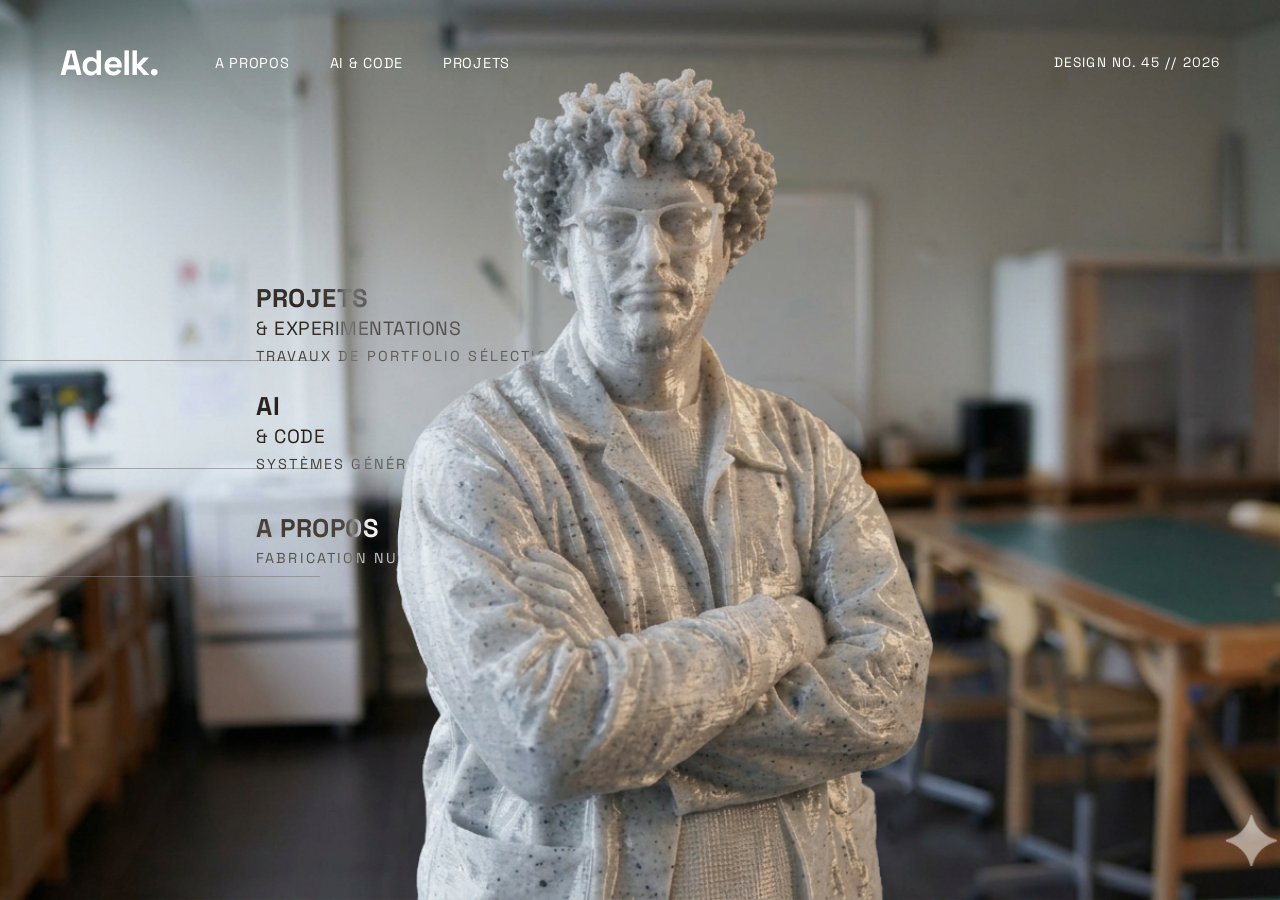
<file: index.html>
<!DOCTYPE html>
<html lang="en">

<head>
    <meta charset="UTF-8">
    <meta name="viewport" content="width=device-width, initial-scale=1.0">
    <title>Adelk. - DESIGN NO. 45 // 2025</title>
    <link rel="icon" type="image/svg+xml" href="assets/favicon.svg">
    <link rel="stylesheet" href="style.css">
    <link rel="preconnect" href="https://fonts.googleapis.com">
    <link rel="preconnect" href="https://fonts.gstatic.com" crossorigin>
    <link href="https://fonts.googleapis.com/css2?family=Space+Grotesk:wght@300;400;600;700;800&display=swap"
        rel="stylesheet">
    <style>
        .clickable-info {
            text-decoration: none;
            color: inherit;
            display: block;
            pointer-events: auto;
            /* Re-enable pointer events since parent info-container has pointer-events: none */
            transition: opacity 0.3s ease, transform 0.3s ease;
        }

        .clickable-info:hover {
            opacity: 0.7;
            transform: translateX(10px);
        }
    </style>
</head>

<body>
    <div class="loader-mask"></div>
    <header class="header">
        <div class="header-left">
            <a href="index.html" class="logo" style="text-decoration:none; color:inherit;">Adelk.</a>
            <nav class="nav-links">
                <a href="about.html">A propos</a>
                <a href="ai.html" class="ai-hover-trigger">AI & CODE</a>
                <a href="projects.html">Projets</a>
            </nav>
        </div>
        <div class="header-right">DESIGN NO. 45 // 2026</div>
    </header>

    <main class="page-container">
        <!-- Giant Typography Background Overlay -->

        <!-- Blueprint Lines & Texts on the left -->
        <div class="info-container">
            <div class="blueprint-line line-1"></div>
            <div class="blueprint-line line-2"></div>
            <div class="blueprint-line line-3"></div>

            <div class="info-block pos-1">
                <a href="projects.html" class="clickable-info">
                    <h2>PROJETS<br><span>& EXPERIMENTATIONS</span></h2>
                    <p style="margin-top: 5px;">TRAVAUX DE PORTFOLIO SÉLECTIONNÉS</p>
                </a>
            </div>

            <div class="info-block pos-2">
                <a href="ai.html" class="clickable-info ai-hover-trigger">
                    <h2>AI<br><span>& CODE</span></h2>
                    <p style="margin-top: 5px;">SYSTÈMES GÉNÉRATIFS & WEB</p>
                </a>
            </div>

            <div class="info-block pos-3">
                <a href="about.html" class="clickable-info">
                    <h2>A PROPOS<br></h2>
                    <p style="margin-top: 5px;">FABRICATION NUMÉRIQUE & CÉRAMIQUE</p>
                </a>
            </div>
        </div>
        <div class="home-subject-container" id="homeSubject">
            <img src="assets/subject_about.png" alt="About Me" class="home-subject-about">
            <img src="assets/subject_projects.png" alt="My Projects" class="home-subject-projects">
            <img src="assets/subject_ai.png" alt="AI & CODE" class="home-subject-ai">
        </div>
    </main>

    <script>
        document.addEventListener('DOMContentLoaded', () => {
            const aboutLinks = document.querySelectorAll('a[href="about.html"]');
            const projectLinks = document.querySelectorAll('a[href="projects.html"]');

            aboutLinks.forEach(link => {
                link.addEventListener('mouseenter', () => document.body.classList.add('show-about-hover'));
                link.addEventListener('mouseleave', () => document.body.classList.remove('show-about-hover'));
            });

            projectLinks.forEach(link => {
                link.addEventListener('mouseenter', () => document.body.classList.add('show-project-hover'));
                link.addEventListener('mouseleave', () => document.body.classList.remove('show-project-hover'));
            });

            const aiLinks = document.querySelectorAll('.ai-hover-trigger');
            aiLinks.forEach(link => {
                link.addEventListener('mouseenter', () => document.body.classList.add('show-ai-hover'));
                link.addEventListener('mouseleave', () => document.body.classList.remove('show-ai-hover'));
            });
        });
    </script>
</body>

</html>
</file>
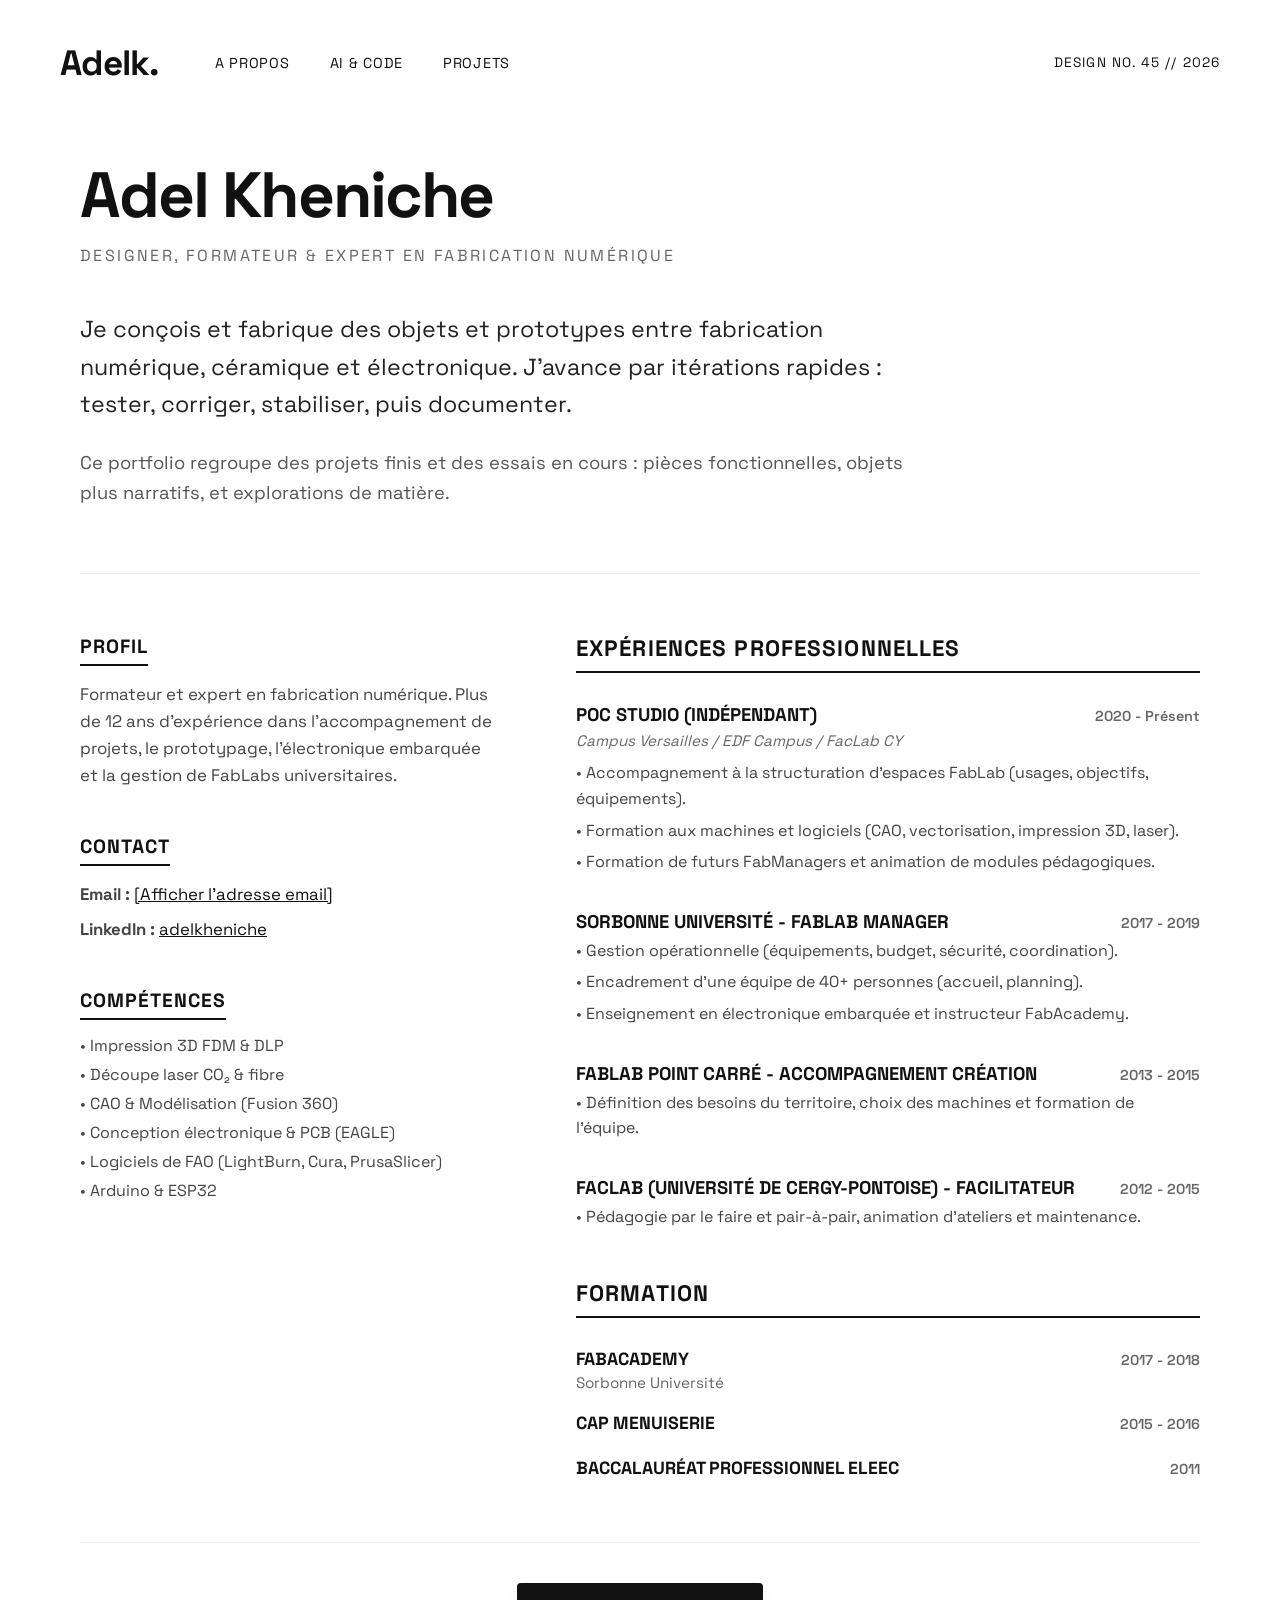
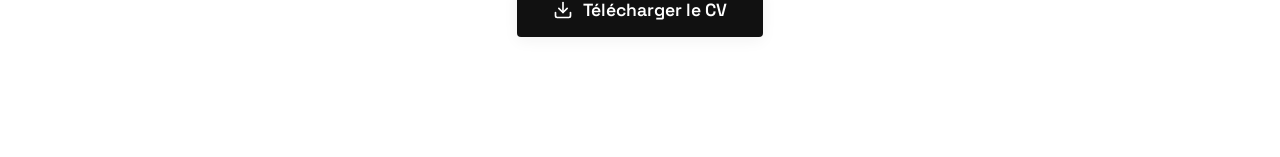
<file: about.html>
<!DOCTYPE html>
<html lang="en">

<head>
    <meta charset="UTF-8">
    <meta name="viewport" content="width=device-width, initial-scale=1.0">
    <title>A propos - Adelk.</title>
    <link rel="icon" type="image/svg+xml" href="assets/favicon.svg">
    <link rel="stylesheet" href="style.css">
    <link rel="preconnect" href="https://fonts.googleapis.com">
    <link rel="preconnect" href="https://fonts.gstatic.com" crossorigin>
    <link href="https://fonts.googleapis.com/css2?family=Space+Grotesk:wght@300;400;600;700;800&display=swap"
        rel="stylesheet">
</head>

<body class="light-theme">
    <div class="loader-mask"></div>
    <header class="header">
        <div class="header-left">
            <a href="index.html" class="logo">Adelk.</a>
            <nav class="nav-links">
                <a href="about.html" class="active">A propos</a>
                <a href="ai.html">AI & CODE</a>
                <a href="projects.html">Projets</a>
            </nav>
        </div>
        <div class="header-right">DESIGN NO. 45 // 2026</div>
    </header>

    <main class="page-container page-content light-theme" style="padding-top: 160px; padding-bottom: 80px; min-height: 100vh;">
        <div class="project-details-scroll about-scroll" style="max-width: 1200px; margin: 0 auto; padding: 0 40px; width: 100%;">
            <!-- Top Section: Intro Text -->
            <div class="about-intro-section" style="max-width: 850px; margin-bottom: 65px; color: #111;">
                <h1 style="font-size: 4rem; font-weight: 800; line-height: 1.1; margin-bottom: 15px; letter-spacing: -0.03em;">Adel Kheniche</h1>
                <p style="font-size: 1rem; text-transform: uppercase; letter-spacing: 0.15em; color: #666; margin-bottom: 45px;">Designer, Formateur & Expert en Fabrication Numérique</p>
                
                <p style="font-size: 1.45rem; line-height: 1.6; font-weight: 400; color: #222; margin-bottom: 25px;">
                    Je conçois et fabrique des objets et prototypes entre fabrication numérique, céramique et électronique. J’avance par itérations rapides : tester, corriger, stabiliser, puis documenter.
                </p>
                <p style="font-size: 1.15rem; line-height: 1.65; color: #555;">
                    Ce portfolio regroupe des projets finis et des essais en cours : pièces fonctionnelles, objets plus narratifs, et explorations de matière.
                </p>
            </div>

            <!-- Divider -->
            <div style="border-top: 1px solid #eee; margin: 60px 0; width: 100%;"></div>

            <!-- CV Grid Section -->
            <div class="about-grid" style="display: grid; grid-template-columns: 1.2fr 1.8fr; gap: 80px; width: 100%; color: #111;">
                <!-- Left Column: Profile, Contact & Skills -->
                <div class="about-left">
                    <div style="margin-bottom: 45px;">
                        <h3 style="font-size: 1.2rem; font-weight: 700; margin-bottom: 15px; border-bottom: 2px solid #111; padding-bottom: 5px; width: fit-content; text-transform: uppercase; letter-spacing: 0.05em;">Profil</h3>
                        <p style="font-size: 1.05rem; line-height: 1.6; color: #444;">
                            Formateur et expert en fabrication numérique. Plus de 12 ans d'expérience dans l'accompagnement de projets, le prototypage, l'électronique embarquée et la gestion de FabLabs universitaires.
                        </p>
                    </div>

                    <div style="margin-bottom: 45px;">
                        <h3 style="font-size: 1.2rem; font-weight: 700; margin-bottom: 15px; border-bottom: 2px solid #111; padding-bottom: 5px; width: fit-content; text-transform: uppercase; letter-spacing: 0.05em;">Contact</h3>
                        <p style="font-size: 1.05rem; line-height: 1.6; color: #444; margin-bottom: 8px;"><strong>Email :</strong> <a href="#" id="email-btn" style="color: #111; text-decoration: underline; cursor: pointer;">[Afficher l'adresse email]</a></p>
                        <p style="font-size: 1.05rem; line-height: 1.6; color: #444;"><strong>LinkedIn :</strong> <a href="https://www.linkedin.com/in/adelkheniche/" target="_blank" rel="noopener" style="color: #111; text-decoration: underline;">adelkheniche</a></p>
                    </div>

                    <div>
                        <h3 style="font-size: 1.2rem; font-weight: 700; margin-bottom: 15px; border-bottom: 2px solid #111; padding-bottom: 5px; width: fit-content; text-transform: uppercase; letter-spacing: 0.05em;">Compétences</h3>
                        <ul style="list-style: none; padding: 0; display: grid; grid-template-columns: 1fr; gap: 8px; font-size: 1rem; color: #444;">
                            <li>• Impression 3D FDM & DLP</li>
                            <li>• Découpe laser CO₂ & fibre</li>
                            <li>• CAO & Modélisation (Fusion 360)</li>
                            <li>• Conception électronique & PCB (EAGLE)</li>
                            <li>• Logiciels de FAO (LightBurn, Cura, PrusaSlicer)</li>
                            <li>• Arduino & ESP32</li>
                        </ul>
                    </div>
                </div>

                <!-- Right Column: Experience & Education -->
                <div class="about-right">
                    <div style="margin-bottom: 50px;">
                        <h3 style="font-size: 1.4rem; font-weight: 800; margin-bottom: 30px; border-bottom: 2px solid #111; padding-bottom: 8px; text-transform: uppercase; letter-spacing: 0.05em;">Expériences Professionnelles</h3>
                        
                        <!-- Job 1 -->
                        <div style="margin-bottom: 35px;">
                            <div style="display: flex; justify-content: space-between; align-items: baseline; margin-bottom: 5px;">
                                <h4 style="font-size: 1.15rem; font-weight: 800;">POC STUDIO (INDÉPENDANT)</h4>
                                <span style="font-size: 0.9rem; font-weight: 600; color: #666;">2020 - Présent</span>
                            </div>
                            <p style="font-size: 0.95rem; font-style: italic; color: #666; margin-bottom: 10px;">Campus Versailles / EDF Campus / FacLab CY</p>
                            <ul style="list-style: none; padding-left: 0; font-size: 1rem; color: #444; line-height: 1.6;">
                                <li style="margin-bottom: 6px;">• Accompagnement à la structuration d’espaces FabLab (usages, objectifs, équipements).</li>
                                <li style="margin-bottom: 6px;">• Formation aux machines et logiciels (CAO, vectorisation, impression 3D, laser).</li>
                                <li style="margin-bottom: 6px;">• Formation de futurs FabManagers et animation de modules pédagogiques.</li>
                            </ul>
                        </div>

                        <!-- Job 2 -->
                        <div style="margin-bottom: 35px;">
                            <div style="display: flex; justify-content: space-between; align-items: baseline; margin-bottom: 5px;">
                                <h4 style="font-size: 1.15rem; font-weight: 800;">SORBONNE UNIVERSITÉ - FABLAB MANAGER</h4>
                                <span style="font-size: 0.9rem; font-weight: 600; color: #666;">2017 - 2019</span>
                            </div>
                            <ul style="list-style: none; padding-left: 0; font-size: 1rem; color: #444; line-height: 1.6;">
                                <li style="margin-bottom: 6px;">• Gestion opérationnelle (équipements, budget, sécurité, coordination).</li>
                                <li style="margin-bottom: 6px;">• Encadrement d'une équipe de 40+ personnes (accueil, planning).</li>
                                <li style="margin-bottom: 6px;">• Enseignement en électronique embarquée et instructeur FabAcademy.</li>
                            </ul>
                        </div>

                        <!-- Job 3 -->
                        <div style="margin-bottom: 35px;">
                            <div style="display: flex; justify-content: space-between; align-items: baseline; margin-bottom: 5px;">
                                <h4 style="font-size: 1.15rem; font-weight: 800;">FABLAB POINT CARRÉ - ACCOMPAGNEMENT CRÉATION</h4>
                                <span style="font-size: 0.9rem; font-weight: 600; color: #666;">2013 - 2015</span>
                            </div>
                            <ul style="list-style: none; padding-left: 0; font-size: 1rem; color: #444; line-height: 1.6;">
                                <li style="margin-bottom: 6px;">• Définition des besoins du territoire, choix des machines et formation de l'équipe.</li>
                            </ul>
                        </div>

                        <!-- Job 4 -->
                        <div>
                            <div style="display: flex; justify-content: space-between; align-items: baseline; margin-bottom: 5px;">
                                <h4 style="font-size: 1.15rem; font-weight: 800;">FACLAB (UNIVERSITÉ DE CERGY-PONTOISE) - FACILITATEUR</h4>
                                <span style="font-size: 0.9rem; font-weight: 600; color: #666;">2012 - 2015</span>
                            </div>
                            <ul style="list-style: none; padding-left: 0; font-size: 1rem; color: #444; line-height: 1.6;">
                                <li style="margin-bottom: 6px;">• Pédagogie par le faire et pair-à-pair, animation d'ateliers et maintenance.</li>
                            </ul>
                        </div>
                    </div>

                    <div>
                        <h3 style="font-size: 1.4rem; font-weight: 800; margin-bottom: 30px; border-bottom: 2px solid #111; padding-bottom: 8px; text-transform: uppercase; letter-spacing: 0.05em;">Formation</h3>
                        
                        <div style="margin-bottom: 20px; display: flex; justify-content: space-between; align-items: baseline;">
                            <div>
                                <h4 style="font-size: 1.1rem; font-weight: 800; margin-bottom: 3px;">FABACADEMY</h4>
                                <p style="font-size: 0.95rem; color: #666;">Sorbonne Université</p>
                            </div>
                            <span style="font-size: 0.9rem; font-weight: 600; color: #666;">2017 - 2018</span>
                        </div>

                        <div style="margin-bottom: 20px; display: flex; justify-content: space-between; align-items: baseline;">
                            <div>
                                <h4 style="font-size: 1.1rem; font-weight: 800; margin-bottom: 3px;">CAP MENUISERIE</h4>
                            </div>
                            <span style="font-size: 0.9rem; font-weight: 600; color: #666;">2015 - 2016</span>
                        </div>

                        <div style="display: flex; justify-content: space-between; align-items: baseline;">
                            <div>
                                <h4 style="font-size: 1.1rem; font-weight: 800; margin-bottom: 3px;">BACCALAURÉAT PROFESSIONNEL ELEEC</h4>
                            </div>
                            <span style="font-size: 0.9rem; font-weight: 600; color: #666;">2011</span>
                        </div>
                    </div>
                </div>
            </div>

            <!-- Divider -->
            <div style="border-top: 1px solid #eee; margin: 60px 0 40px 0; width: 100%;"></div>

            <!-- Bottom Section: Download CV Link -->
            <div style="text-align: center; margin-bottom: 40px;">
                <a href="assets/cv_adel_kheniche.pdf" download class="cv-download-btn" style="display: inline-flex; align-items: center; gap: 10px; background: #111; color: #fff; padding: 16px 36px; border-radius: 4px; text-decoration: none; font-weight: 600; font-size: 1.1rem; transition: background 0.3s; box-shadow: 0 4px 15px rgba(0,0,0,0.05);">
                    <svg width="20" height="20" viewBox="0 0 24 24" fill="none" stroke="currentColor" stroke-width="2" stroke-linecap="round" stroke-linejoin="round"><path d="M21 15v4a2 2 0 0 1-2 2H5a2 2 0 0 1-2-2v-4"></path><polyline points="7 10 12 15 17 10"></polyline><line x1="12" y1="15" x2="12" y2="3"></line></svg>
                    Télécharger le CV
                </a>
            </div>
        </div>
    </main>

    <!-- Connect the same JS animation logic used on projects page -->
    <script>
        document.addEventListener("DOMContentLoaded", () => {
            const blocks = document.querySelectorAll('.detail-block');
            const observer = new IntersectionObserver((entries) => {
                entries.forEach(entry => {
                    if (entry.isIntersecting) {
                        entry.target.classList.add('in-view');
                    }
                });
            }, { threshold: 0.2 });

            blocks.forEach(block => observer.observe(block));

            // Email Obfuscation Click Handler
            const emailBtn = document.getElementById('email-btn');
            if (emailBtn) {
                emailBtn.addEventListener('click', (e) => {
                    e.preventDefault();
                    const user = "adel.kheniche";
                    const domain = "gmail.com";
                    const email = user + "@" + domain;
                    emailBtn.href = "mailto:" + email;
                    emailBtn.innerText = email;
                    window.location.href = "mailto:" + email;
                });
            }

            // Hover effects for the 'Projects' link
            const projectLink = document.querySelector('.nav-links a[href="projects.html"]');
            if (projectLink) {
                projectLink.addEventListener('mouseenter', () => document.body.classList.add('show-project-hover'));
                projectLink.addEventListener('mouseleave', () => document.body.classList.remove('show-project-hover'));
            }

            // Header scroll direction tracking for showing/hiding and styling
            const header = document.querySelector('.header');
            let lastScrollY = window.scrollY;

            window.addEventListener('scroll', () => {
                const currentScrollY = window.scrollY;
                const scrollThreshold = window.innerHeight * 0.1;

                if (currentScrollY > scrollThreshold) {
                    if (header) header.classList.add('scrolled');
                } else {
                    if (header) header.classList.remove('scrolled');
                }

                // Hide/show header on scroll down/up
                if (currentScrollY > lastScrollY && currentScrollY > 150) {
                    if (header) header.classList.add('header-hidden');
                } else {
                    if (header) header.classList.remove('header-hidden');
                }

                lastScrollY = currentScrollY;
            });
        });
    </script>
</body>

</html>
</file>
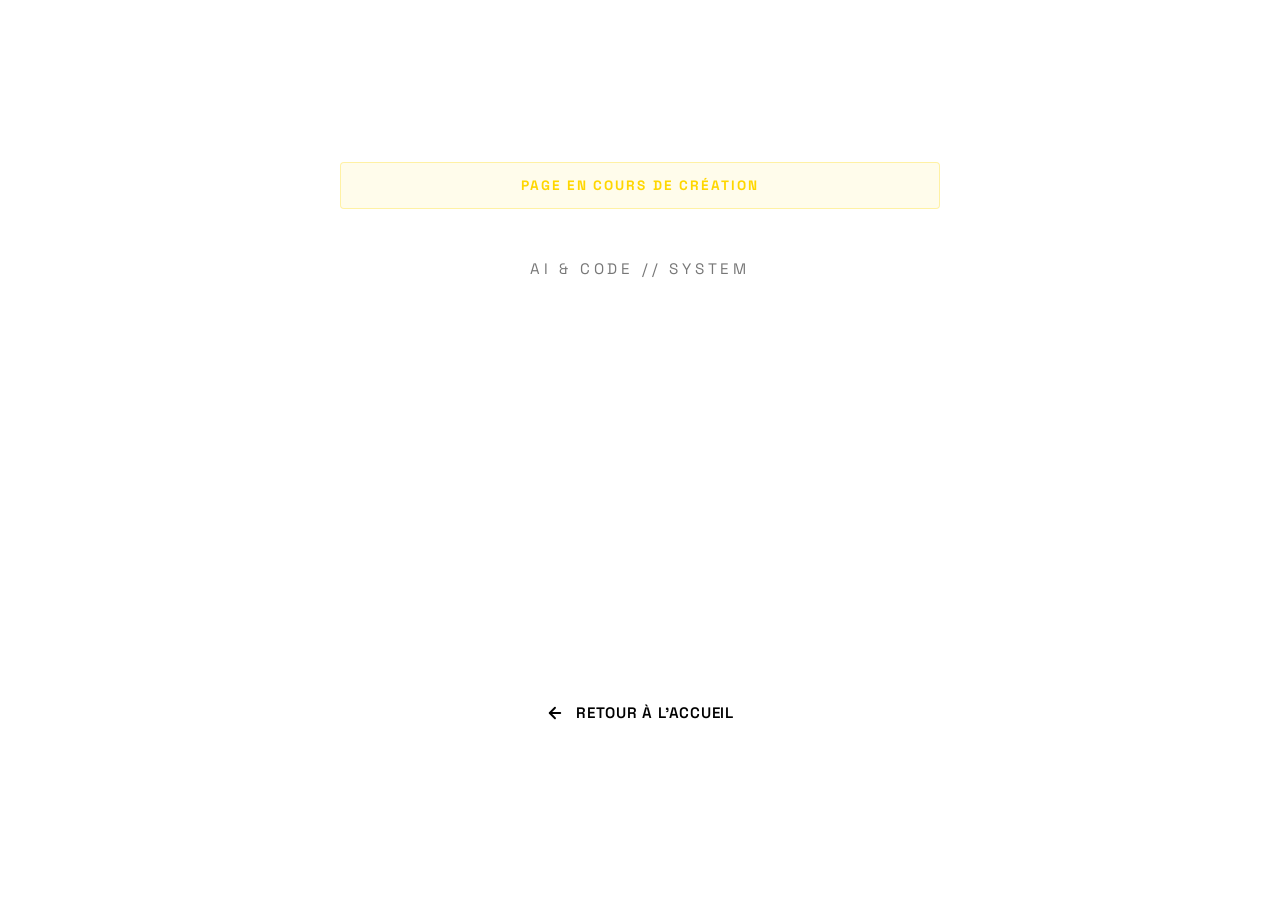
<file: ai.html>
<!DOCTYPE html>
<html lang="en">

<head>
    <meta charset="UTF-8">
    <meta name="viewport" content="width=device-width, initial-scale=1.0">
    <title>AI & CODE - Adelk.</title>
    <link rel="icon" type="image/svg+xml" href="assets/favicon.svg">
    <link rel="stylesheet" href="style.css">
    <link rel="preconnect" href="https://fonts.googleapis.com">
    <link rel="preconnect" href="https://fonts.gstatic.com" crossorigin>
    <link href="https://fonts.googleapis.com/css2?family=Space+Grotesk:wght@300;400;600;700;800&display=swap"
        rel="stylesheet">
    <style>
        .wip-container {
            display: flex;
            flex-direction: column;
            align-items: center;
            justify-content: center;
            min-height: 100vh;
            width: 100vw;
            padding: 0 5vw;
            box-sizing: border-box;
            font-family: 'Space Grotesk', sans-serif;
            position: relative;
            z-index: 2;
            text-align: center;
        }

        .wip-tag {
            font-size: 0.95rem;
            letter-spacing: 0.25em;
            text-transform: uppercase;
            color: #777;
            margin-bottom: 20px;
            animation: fadeIn 1s ease-out 0.2s backwards;
        }

        .wip-title {
            font-size: clamp(3rem, 10vw, 7rem);
            font-weight: 800;
            line-height: 0.9;
            letter-spacing: -0.04em;
            text-transform: uppercase;
            color: #ffffff;
            margin-bottom: 30px;
            animation: fadeIn 1s ease-out 0.4s backwards;
        }

        .wip-excerpt {
            font-size: clamp(1.1rem, 2vw, 1.4rem);
            line-height: 1.6;
            color: rgba(255, 255, 255, 0.6);
            max-width: 600px;
            margin: 0 auto 50px auto;
            animation: fadeIn 1s ease-out 0.6s backwards;
        }

        .wip-back-btn {
            display: inline-flex;
            align-items: center;
            gap: 12px;
            background: #ffffff;
            color: #000000;
            padding: 16px 36px;
            border-radius: 4px;
            text-decoration: none;
            font-weight: 600;
            font-size: 0.95rem;
            letter-spacing: 0.05em;
            text-transform: uppercase;
            transition: all 0.3s ease;
            box-shadow: 0 10px 30px rgba(255, 255, 255, 0.05);
            animation: fadeIn 1s ease-out 0.8s backwards;
        }

        .wip-back-btn:hover {
            background: rgba(255, 255, 255, 0.85);
            transform: translateY(-2px);
            box-shadow: 0 15px 40px rgba(255, 255, 255, 0.1);
        }

        .wip-back-btn svg {
            transition: transform 0.3s ease;
        }

        .wip-back-btn:hover svg {
            transform: translateX(-4px);
        }

        @keyframes fadeIn {
            from {
                opacity: 0;
                transform: translateY(20px);
            }
            to {
                opacity: 1;
                transform: translateY(0);
            }
        }
    </style>
</head>

<body class="light-theme projects-page-body">
    <div class="loader-mask"></div>
    <header class="header">
        <div class="header-left">
            <a href="index.html" class="logo">Adelk.</a>
            <nav class="nav-links">
                <a href="about.html">A propos</a>
                <a href="ai.html" class="active">AI & CODE</a>
                <a href="projects.html">Projets</a>
            </nav>
        </div>
        <div class="header-right">DESIGN NO. 45 // 2026</div>
    </header>

    <main class="wip-container">
        <!-- Yellow Caution Tape Banner -->
        <div class="caution-tape" style="margin-bottom: 50px; max-width: 600px; width: 90%;">
            <div class="caution-tape-content">
                PAGE EN COURS DE CRÉATION
            </div>
        </div>

        <span class="wip-tag">AI & Code // System</span>
        <h1 class="wip-title">Work In<br>Progress</h1>
        <p class="wip-excerpt">
            De nouveaux projets génératifs, installations interactives et expériences de code créatif sont en cours de développement et de documentation.
        </p>
        <a href="index.html" class="wip-back-btn">
            <svg width="18" height="18" viewBox="0 0 24 24" fill="none" stroke="currentColor" stroke-width="2.5" stroke-linecap="round" stroke-linejoin="round">
                <line x1="19" y1="12" x2="5" y2="12"></line>
                <polyline points="12 19 5 12 12 5"></polyline>
            </svg>
            Retour à l'accueil
        </a>
    </main>
</body>

</html>
</file>
<file: style.css>
* {
    margin: 0;
    padding: 0;
    box-sizing: border-box;
}

body {
    font-family: 'Space Grotesk', sans-serif;
    color: #ffffff;
    overflow-y: auto;
    overflow-x: hidden;
    -webkit-font-smoothing: antialiased;
    background-image: url('assets/main_bg_clean.png');
    background-size: cover;
    background-position: center;
    background-repeat: no-repeat;
    min-height: 100vh;
    width: 100vw;
}

.loader-mask {
    position: fixed;
    inset: 0;
    background: #000;
    z-index: 9999;
    animation: fadeOutLoader 0.8s ease-in-out 0.3s forwards;
    pointer-events: none;
}

@keyframes fadeOutLoader {
    to {
        opacity: 0;
        visibility: hidden;
    }
}

@keyframes fadeIn {
    from {
        opacity: 0;
    }

    to {
        opacity: 1;
    }
}

@keyframes slideUpFade {
    from {
        transform: translateY(40px);
        opacity: 0;
    }

    to {
        transform: translateY(0);
        opacity: 1;
    }
}

/* Header */
.header {
    position: fixed;
    top: 0;
    left: 0;
    width: 100%;
    padding: 40px 60px;
    display: flex;
    justify-content: space-between;
    align-items: center;
    z-index: 100;
    animation: fadeIn 1s ease-out 0.8s backwards;
    pointer-events: none;
    transition: padding 0.4s ease, background-color 0.4s ease, border-bottom 0.4s ease, backdrop-filter 0.4s ease, transform 0.4s cubic-bezier(0.16, 1, 0.3, 1);
}

/* Scrolled state for header */
.header.scrolled {
    padding: 18px 60px;
    background-color: rgba(245, 245, 245, 0.7);
    backdrop-filter: blur(12px);
    -webkit-backdrop-filter: blur(12px);
    border-bottom: 1px solid rgba(0, 0, 0, 0.05);
    pointer-events: auto;
}

/* Hidden state for header on scroll down */
.header.header-hidden {
    transform: translateY(-100%);
}

/* Dark theme specific scrolled state */
.projects-page-body .header.scrolled {
    background-color: rgba(0, 0, 0, 0.75);
    border-bottom: 1px solid rgba(255, 255, 255, 0.08);
}


.header-left {
    display: flex;
    align-items: center;
    gap: 3.5rem;
    pointer-events: auto;
}

.logo {
    font-size: 2.2rem;
    font-weight: 800;
    letter-spacing: -0.02em;
    text-decoration: none;
    color: #ffffff;
}

.nav-links {
    display: flex;
    gap: 2.5rem;
    align-items: center;
}

.nav-links a {
    color: #ffffff;
    text-decoration: none;
    font-size: 0.9rem;
    font-weight: 400;
    letter-spacing: 0.05em;
    text-transform: uppercase;
    position: relative;
    transition: opacity 0.3s ease;
}

.nav-links a::after {
    content: '';
    position: absolute;
    bottom: -4px;
    left: 0;
    width: 100%;
    height: 1px;
    background-color: #ffffff;
    transform: scaleX(0);
    transform-origin: right;
    transition: transform 0.4s cubic-bezier(0.19, 1, 0.22, 1);
}

.nav-links a:hover::after {
    transform: scaleX(1);
    transform-origin: left;
}

.nav-links a:hover {
    opacity: 0.7;
}

.header-right {
    font-size: 0.85rem;
    font-weight: 400;
    letter-spacing: 0.08em;
    text-transform: uppercase;
}

.header-design-text {
    font-size: 0.85rem;
    font-weight: 400;
    letter-spacing: 0.08em;
    text-transform: uppercase;
    display: none;
    /* Hide on mobile if needed, but let's keep it next to menu for now */
}

@media (min-width: 600px) {
    .header-design-text {
        display: block;
    }
}

/* Page Content Pages */
.page-content {
    background-color: rgba(17, 17, 17, 0.85);
    backdrop-filter: blur(10px);
    -webkit-backdrop-filter: blur(10px);
    overflow-y: auto;
    /* enable scrolling for inner pages */
    align-items: flex-start;
    padding-top: 120px;
}

.page-content.light-theme {
    background-color: transparent;
    backdrop-filter: none;
    -webkit-backdrop-filter: none;
}

.content-box {
    text-align: center;
    max-width: 600px;
    margin: 40px auto;
    padding: 40px;
    animation: slideUpFade 1s ease-out 0.4s backwards;
}

.content-box h1 {
    font-size: 3rem;
    font-weight: 800;
    margin-bottom: 20px;
    letter-spacing: -0.02em;
}

.content-box p {
    font-size: 1.1rem;
    line-height: 1.6;
    color: rgba(255, 255, 255, 0.8);
}

/* --- Light Layout Styles --- */
body.light-theme {
    background-image: none;
    background-color: #ffffff;
    color: #111111;
    overflow-x: hidden;
    overflow-y: auto;
    height: auto;
    min-height: 100vh;
}

.light-theme .header .logo,
.light-theme .header .nav-links a,
.light-theme .header .header-right {
    color: #111111 !important;
}

.light-theme .nav-links a::after {
    background-color: #111111;
}

.projects-page-body .header .logo,
.projects-page-body .header .nav-links a,
.projects-page-body .header .header-right {
    color: #ffffff !important;
}

.projects-page-body .nav-links a::after {
    background-color: #ffffff !important;
}

/* --- New Hero Showcase (Full-Screen Immersive) --- */
.projects-page {
    background: #000000;
    overflow-x: hidden;
    color: #ffffff;
}

/* Ensure the body image from main page doesn't overlay here */
.projects-page-body {
    background-image: none !important;
    background-color: #000000;
    overflow-y: auto !important; /* Allow scrolling on projects page */
}

.hero-showcase {
    display: flex;
    width: 100vw;
    min-height: 100vh;
    padding: 0 5vw;
    align-items: center;
    justify-content: space-between;
    position: relative;
    z-index: 2;
    font-family: 'Space Grotesk', sans-serif;
    margin-bottom: 0;
}

/* The background container for the immersive image */
.main-image-wrapper {
    position: fixed;
    top: 0;
    left: 0;
    width: 100vw;
    height: 100vh;
    z-index: -1;
    pointer-events: none;
}

.main-image-wrapper img {
    width: 100%;
    height: 100%;
    object-fit: cover;
    transition: transform 1.2s cubic-bezier(0.19, 1, 0.22, 1), opacity 0.8s ease, filter 0.8s ease;
}

.main-image-wrapper.blurred img {
    filter: blur(25px);
}

/* Soft dark overlay to help text legibility */
.main-image-wrapper::after {
    content: '';
    position: absolute;
    inset: 0;
    background: linear-gradient(to bottom, rgba(0, 0, 0, 0.2) 0%, rgba(0, 0, 0, 0.5) 100%);
    pointer-events: none;
}

/* Left: Large Titles & Socials */
.hero-left {
    flex: 0 0 35%;
    display: flex;
    flex-direction: column;
    justify-content: center;
    padding-bottom: 5vh;
}

.project-index-large {
    font-size: 1.5rem;
    font-weight: 700;
    margin-bottom: 20px;
    opacity: 0.8;
    color: #ffffff;
    text-shadow: 0 2px 10px rgba(0, 0, 0, 0.3);
}

.project-title-large {
    font-size: 7rem;
    font-weight: 800;
    line-height: 0.9;
    letter-spacing: -0.04em;
    margin-bottom: 30px;
    text-transform: uppercase;
    color: #ffffff;
    text-shadow: 0 5px 30px rgba(0, 0, 0, 0.5);
}

.project-excerpt-large {
    font-size: 1.1rem;
    line-height: 1.6;
    color: rgba(255, 255, 255, 0.9);
    max-width: 400px;
    margin-bottom: 40px;
}

.hero-socials {
    display: flex;
    flex-direction: column;
    gap: 15px;
    position: absolute;
    left: 2vw;
    top: 50%;
    transform: translateY(-50%);
}

.hero-socials a {
    writing-mode: vertical-rl;
    text-orientation: mixed;
    transform: rotate(180deg);
    font-size: 0.7rem;
    font-weight: 600;
    text-decoration: none;
    color: rgba(255, 255, 255, 0.6);
    letter-spacing: 0.2em;
    transition: color 0.3s;
}

.hero-socials a:hover {
    color: #ffffff;
}

.hero-read-more {
    margin-top: 20px;
    background: transparent;
    border: 1px solid rgba(255, 255, 255, 0.3);
    color: #ffffff;
    padding: 12px 25px;
    font-size: 0.8rem;
    font-weight: 600;
    letter-spacing: 0.15em;
    text-transform: uppercase;
    cursor: pointer;
    transition: all 0.3s cubic-bezier(0.19, 1, 0.22, 1);
    width: fit-content;
    border-radius: 2px;
}

.hero-read-more:hover {
    background: #ffffff;
    color: #000000;
    border-color: #ffffff;
    transform: translateY(-2px);
    box-shadow: 0 5px 15px rgba(255, 255, 255, 0.2);
}

/* Center: Focal area for dots */
.hero-center {
    flex: 1;
    height: 100%;
    display: flex;
    flex-direction: column;
    align-items: center;
    justify-content: flex-end;
    padding-bottom: 5vh;
    position: relative;
    pointer-events: none;
}

.hero-dots-wrapper {
    position: absolute;
    bottom: 40px;
    left: 50%;
    transform: translateX(-50%);
    display: flex;
    align-items: center;
    gap: 30px;
    z-index: 10;
    pointer-events: auto;
}

.hero-arrow {
    background: transparent;
    border: none;
    color: rgba(255, 255, 255, 0.4);
    cursor: pointer;
    display: flex;
    align-items: center;
    justify-content: center;
    padding: 10px;
    transition: all 0.3s cubic-bezier(0.19, 1, 0.22, 1);
}

.hero-arrow:hover {
    color: #ffffff;
    transform: scale(1.2);
}

.hero-arrow svg {
    width: 28px;
    height: 28px;
}

.hero-dots {
    display: flex;
    gap: 16px;
    align-items: center;
}

.dot {
    width: 8px;
    height: 8px;
    border-radius: 50%;
    background: rgba(255, 255, 255, 0.4);
    cursor: pointer;
    transition: all 0.4s cubic-bezier(0.19, 1, 0.22, 1);
    position: relative;
}

/* Expand clickable hitbox of the dot */
.dot::after {
    content: '';
    position: absolute;
    top: -8px;
    left: -8px;
    right: -8px;
    bottom: -8px;
}

.dot:hover {
    background: rgba(255, 255, 255, 0.8);
    transform: scale(1.2);
}

.dot.active {
    background: #ffffff;
    transform: scale(1.5);
    box-shadow: 0 0 12px rgba(255, 255, 255, 0.5);
}

/* Spinner Keyframes for details loader */
@keyframes spin {
    to {
        transform: rotate(360deg);
    }
}


/* Next Project Transition Footer (at the bottom of detail pages) */
.next-project-footer {
    margin-top: 120px;
    padding: 100px 0;
    border-top: 1px solid rgba(0, 0, 0, 0.05);
    text-align: center;
    cursor: pointer;
    transition: background-color 0.4s ease;
}

.next-project-footer:hover {
    background-color: rgba(0, 0, 0, 0.01);
}

.next-project-label {
    font-size: 0.8rem;
    font-weight: 600;
    letter-spacing: 0.25em;
    text-transform: uppercase;
    color: #888;
}

.next-project-title {
    font-size: clamp(2.5rem, 6vw, 4.5rem);
    font-weight: 800;
    margin-top: 15px;
    margin-bottom: 35px;
    letter-spacing: -0.03em;
    color: #111;
    text-transform: uppercase;
    transition: transform 0.4s cubic-bezier(0.19, 1, 0.22, 1);
}

.next-project-footer:hover .next-project-title {
    transform: translateY(-5px);
}

.next-project-footer-arrow {
    display: inline-flex;
    align-items: center;
    justify-content: center;
    width: 70px;
    height: 70px;
    border-radius: 50%;
    border: 2px solid #111;
    color: #111;
    transition: all 0.4s cubic-bezier(0.19, 1, 0.22, 1);
}

.next-project-footer:hover .next-project-footer-arrow {
    background-color: #111;
    color: #fff;
    transform: scale(1.1);
}

/* Animations for project switch */
.fade-out {
    opacity: 0 !important;
    transform: translateY(20px) !important;
}

.fade-in {
    opacity: 1 !important;
    transform: translateY(0) !important;
}

/* Opacity-only transitions to avoid shifting full screen background elements */
.fade-out-opacity {
    opacity: 0 !important;
    transition: opacity 0.4s ease-out !important;
}

.fade-in-opacity {
    opacity: 1 !important;
    transition: opacity 0.6s ease-in !important;
}


/* --- Project Scrolling Details --- */
.project-details-scroll {
    position: relative;
    z-index: 10;
    width: 100%;
    max-width: 1200px;
    margin: 0 auto;
    padding: 20px 40px 100px 40px;
    background: transparent;
    min-height: 100vh;
}

.detail-block {
    display: flex;
    align-items: center;
    justify-content: space-between;
    gap: 80px;
    margin-bottom: 150px;
}

/* Reverse every other block */
.detail-block:nth-child(even) {
    flex-direction: row-reverse;
}

.detail-text {
    flex: 1;
    color: #111;
}

.detail-title {
    font-size: 2.5rem;
    font-weight: 800;
    letter-spacing: -0.02em;
    margin-bottom: 25px;
    line-height: 1.1;
    opacity: 0;
    transform: translateY(30px);
    transition: opacity 0.8s ease, transform 0.8s cubic-bezier(0.19, 1, 0.22, 1);
}

.detail-paragraph {
    font-size: 1.15rem;
    line-height: 1.8;
    color: #444;
    opacity: 0;
    transform: translateY(30px);
    transition: opacity 0.8s ease 0.2s, transform 0.8s cubic-bezier(0.19, 1, 0.22, 1) 0.2s;
}

.detail-image {
    flex: 1;
    max-width: 50vw;
    position: relative;
    border-radius: 8px;
    overflow: hidden;
    box-shadow: 0 20px 50px rgba(0, 0, 0, 0.1);
    opacity: 0;
    transform: translateY(40px) scale(0.95);
    transition: all 1s cubic-bezier(0.19, 1, 0.22, 1) 0.1s;
}

.detail-image.no-shadow {
    box-shadow: none !important;
}

.detail-image img {
    width: 100%;
    height: auto;
    display: block;
    transform: scale(1.1);
    transition: transform 1.5s cubic-bezier(0.19, 1, 0.22, 1);
}

/* Animation triggers (applied via JS Intersection Observer) */
.detail-block.in-view .detail-title,
.detail-block.in-view .detail-paragraph {
    opacity: 1;
    transform: translateY(0);
}

.detail-block.in-view .detail-image {
    opacity: 1;
    transform: translateY(0) scale(1);
}

.detail-block.in-view .detail-image img {
    transform: scale(1);
}

/* Image Hover Swap Logic */
.detail-image {
    position: relative;
}

.detail-image img.hover-img {
    position: absolute;
    top: 0;
    left: 0;
    width: 100%;
    height: 100%;
    opacity: 0;
    transition: opacity 0.5s ease-in-out;
    pointer-events: none;
    object-fit: cover;
}

.detail-image:hover img.hover-img {
    opacity: 1;
}

/* Home page subject image (Bottom centered, precise scale) */
.home-subject-container {
    position: fixed;
    left: 50%;
    bottom: 0px;
    /* Touch the very bottom */
    transform: translateX(-50%);
    width: auto;
    height: 100vh;
    /* Fill the screen vertically */
    z-index: 10;
    /* Ensure it stays above other elements */
    pointer-events: none;
    display: flex;
    justify-content: center;
    align-items: flex-end;
    /* Align character bottom to screen bottom */
    opacity: 1;
    /* Visible by default now */
    transition: opacity 0.8s cubic-bezier(0.19, 1, 0.22, 1);
}

.home-subject-container img {
    position: absolute;
    bottom: 0;
    height: 100%;
    /* Fill the 100vh container */
    width: auto;
    max-width: none;
    /* Allow it to be as wide as needed */
    object-fit: contain;
    opacity: 0;
    /* Exit position: completely below the screen (100vh displacement) */
    transform: translateY(100vh);
    /* Slightly faster duration (0.7s) */
    transition: opacity 0.7s cubic-bezier(0.19, 1, 0.22, 1),
        transform 0.7s cubic-bezier(0.19, 1, 0.22, 1);
}

/* Note: For best results, use PNGs with truly transparent backgrounds.
   Removing drop-shadow because it outlines the white rectangle if not transparent. */

/* Default state: About character is UP and visible */
.home-subject-about {
    opacity: 1 !important;
    transform: translateY(0) !important;
    transition-delay: 0.4s !important;
}

/* Base styles for secondary subject images (initially hidden/down) */
.home-subject-projects,
.home-subject-ai {
    opacity: 0;
    transform: translateY(100vh);
    transition-delay: 0s;
}

/* When PROJECTS is hovered, hide About and AI, show Projects */
body.show-project-hover .home-subject-about,
body.show-project-hover .home-subject-ai {
    opacity: 0 !important;
    transform: translateY(100vh) !important;
    transition-delay: 0s !important;
}

body.show-project-hover .home-subject-projects {
    opacity: 1;
    transform: translateY(0);
    transition-delay: 0.4s;
}

/* When AI is hovered, hide About and Projects, show AI */
body.show-ai-hover .home-subject-about,
body.show-ai-hover .home-subject-projects {
    opacity: 0 !important;
    transform: translateY(100vh) !important;
    transition-delay: 0s !important;
}

body.show-ai-hover .home-subject-ai {
    opacity: 1;
    transform: translateY(0);
    transition-delay: 0.4s;
}

/* Universal transition-delay reset on mouseleave */
.home-subject-projects,
.home-subject-ai {
    transition-delay: 0s;
}

/* Page Container (Modify to allow natural scrolling page) */
.page-container {
    position: relative;
    width: 100vw;
    min-height: 100vh;
    display: block;
}

.giant-outline {
    position: absolute;
    left: 55%;
    top: 50%;
    transform: translate(-50%, -50%);
    font-size: 55vw;
    font-family: 'Helvetica Neue', Helvetica, Arial, sans-serif;
    font-weight: 200;
    color: transparent;
    -webkit-text-stroke: 1.5px rgba(255, 255, 255, 0.45);
    letter-spacing: -0.05em;
    pointer-events: none;
    animation: fadeIn 1.2s ease-out 0.6s backwards;
}

.info-container {
    position: absolute;
    top: 0;
    left: 0;
    width: 100%;
    height: 100%;
    pointer-events: none;
    mix-blend-mode: difference;
    /* helps with readability */
}

.blueprint-line {
    position: absolute;
    height: 1px;
    background-color: rgba(255, 255, 255, 0.3);
    left: 0;
    animation: fadeIn 1s ease-out 1s backwards;
}

.line-1 {
    top: 40%;
    width: 25vw;
}

.line-2 {
    top: 52%;
    width: 25vw;
}

.line-3 {
    top: 64%;
    width: 25vw;
}

.info-block {
    position: absolute;
    left: 20vw;
    transform: translateY(-50%);
    animation: slideUpFade 1s ease-out 0.9s backwards;
}

.info-block.pos-1 {
    top: 36%;
}

.info-block.pos-2 {
    top: 48%;
}

.info-block.pos-3 {
    top: 60%;
}

.info-block p {
    font-weight: 400;
    font-size: 0.9rem;
    line-height: 1.6;
    letter-spacing: 0.15em;
    color: rgba(255, 255, 255, 0.85);
}

.info-block h2 {
    font-weight: 800;
    font-size: 1.6rem;
    line-height: 1.1;
    letter-spacing: 0.02em;
    color: #ffffff;
    margin-top: 5px;
}

.info-block h2 span {
    font-weight: 400;
    font-size: 1.2rem;
}

/* Responsive */
@media (max-width: 900px) {
    .header {
        padding: 30px;
    }

    .header-left {
        gap: 2rem;
    }

    .nav-links {
        gap: 1.5rem;
    }

    .giant-outline {
        font-size: 80vw;
    }

    .info-block {
        left: 10vw;
    }

    .blueprint-line.line-1,
    .blueprint-line.line-2 {
        width: 15vw;
    }

    .details-gallery {
        grid-template-columns: 1fr;
    }
}

@media (max-width: 600px) {
    .header {
        padding: 20px;
        flex-direction: column;
        gap: 15px;
    }

    .header-left {
        flex-direction: column;
        gap: 10px;
    }

    .nav-links {
        gap: 1rem;
    }

    .logo {
        font-size: 1.5rem;
    }

    .header-right {
        font-size: 0.6rem;
    }

    .giant-outline {
        font-size: 100vw;
        top: 40%;
    }

    .info-block.pos-1 {
        top: 25%;
    }

    .info-block.pos-2 {
        top: 40%;
    }

    .carousel-container {
        height: 40vh;
        min-height: 300px;
    }

    .details-content {
        padding: 20px;
    }

    .details-gallery img {
        height: 250px;
    }
}
/* Markdown-Rendered Styles */
.markdown-body h2 {
    font-size: 2.5rem;
    font-weight: 800;
    margin: 80px 0 30px;
    letter-spacing: -0.02em;
}

.markdown-body h3 {
    font-size: 1.8rem;
    font-weight: 700;
    margin: 40px 0 20px;
}

.markdown-body p {
    font-size: 1.15rem;
    line-height: 1.8;
    color: #444;
    margin-bottom: 25px;
}

.markdown-body img {
    max-width: 100%;
    height: auto;
    border-radius: 8px;
    margin: 40px 0;
    box-shadow: 0 10px 40px rgba(0,0,0,0.1);
}

.markdown-body hr {
    border: none;
    height: 1px;
    background: #eee;
    margin: 80px 0;
}

.markdown-body ul {
    list-style: none;
    padding: 0;
    margin-bottom: 30px;
}

.markdown-body li {
    margin-bottom: 15px;
    padding-left: 20px;
    border-left: 2px solid #ddd;
    font-size: 1.1rem;
    color: #555;
}

/* Custom Layout Classes used in MD */
.markdown-body .image-grid {
    display: grid;
    grid-template-columns: 1fr 1fr;
    gap: 20px;
    margin: 40px 0;
}

.markdown-body .image-grid img {
    margin: 0;
}

.markdown-body .stats-row {
    background: #111;
    color: #fff;
    padding: 60px 40px;
    border-radius: 12px;
    display: flex;
    justify-content: space-around;
    text-align: center;
    margin: 80px 0;
}

.markdown-body .stat-item {
    flex: 1;
}

.markdown-body .stat-item strong {
    display: block;
    font-size: 2.5rem;
    font-weight: 800;
}

.markdown-body .stat-item span {
    font-size: 0.8rem;
    opacity: 0.6;
    text-transform: uppercase;
    letter-spacing: 0.1em;
}

.markdown-body .code-grid {
    display: grid;
    grid-template-columns: 1fr 1fr;
    gap: 15px;
    margin: 40px 0;
}

.markdown-body pre {
    background: #f8f8f8;
    padding: 25px;
    border-radius: 8px;
    font-family: 'JetBrains Mono', 'Fira Code', monospace;
    font-size: 0.9rem;
    color: #111;
    overflow-x: auto;
}

.markdown-body .quote-box {
    background: #f8f8f8;
    padding: 40px;
    border-radius: 8px;
    font-style: italic;
    color: #666;
    font-size: 1.1rem;
    line-height: 1.6;
    flex: 1;
}

.markdown-body .flex-row {
    display: flex;
    align-items: center;
    gap: 40px;
    margin: 60px 0;
}

.markdown-body .project-video {
    width: 100%;
    border-radius: 8px;
    margin: 40px 0;
}

/* Side-by-Side Blocks for Markdown */
.markdown-body .detail-block {
    display: flex;
    align-items: center;
    justify-content: space-between;
    gap: 100px;
    margin: 150px 0;
}

.markdown-body .detail-block:nth-child(even) {
    flex-direction: row-reverse;
}

.markdown-body .detail-text {
    flex: 1;
}

.markdown-body .detail-image {
    flex: 1;
    max-width: 50vw;
}

.markdown-body .detail-image img {
    width: 100%;
    margin: 0; /* Override default img margin */
}

@media (max-width: 900px) {
    .markdown-body .detail-block,
    .markdown-body .detail-block:nth-child(even) {
        flex-direction: column !important;
        gap: 40px !important;
        margin: 50px 0 !important;
    }
    
    .markdown-body .detail-text,
    .markdown-body .detail-image {
        flex: none !important;
        width: 100% !important;
        max-width: 100% !important;
    }
}

/* Media Carousel Styles */
.media-carousel {
    position: relative;
    width: 100%;
    overflow: hidden;
    border-radius: 8px;
    box-shadow: 0 10px 40px rgba(0,0,0,0.1);
    background: #f8f8f8;
}

.carousel-track-wrapper {
    overflow: hidden;
    width: 100%;
}

.carousel-track {
    display: flex !important;
    flex-wrap: nowrap !important;
    flex-direction: row !important;
    transition: transform 0.5s cubic-bezier(0.25, 0.46, 0.45, 0.94);
    width: 100%;
}

.carousel-slide {
    min-width: 100% !important;
    width: 100% !important;
    flex-shrink: 0 !important;
    box-sizing: border-box;
    display: flex !important;
    align-items: center;
    justify-content: center;
    position: relative;
}

.carousel-slide p {
    margin: 0 !important;
    width: 100% !important;
    display: block !important;
}

.carousel-slide img,
.carousel-slide video {
    width: 100% !important;
    height: 550px !important;
    max-height: 70vh !important;
    display: block !important;
    object-fit: cover !important;
    margin: 0 !important;
    border-radius: 8px;
    box-shadow: none !important;
    transform: none !important; /* Override zoom scale transformations */
    transition: none !important;
}

@media (max-width: 768px) {
    .carousel-slide img,
    .carousel-slide video {
        height: 350px !important;
    }
}


.carousel-btn {
    position: absolute;
    top: 50%;
    transform: translateY(-50%);
    width: 44px;
    height: 44px;
    border-radius: 50%;
    background: rgba(255, 255, 255, 0.75);
    backdrop-filter: blur(10px);
    -webkit-backdrop-filter: blur(10px);
    border: none;
    box-shadow: 0 4px 15px rgba(0, 0, 0, 0.12);
    color: #111;
    display: flex;
    align-items: center;
    justify-content: center;
    cursor: pointer;
    z-index: 10;
    transition: all 0.3s cubic-bezier(0.19, 1, 0.22, 1);
    opacity: 0.8; /* Keep them partially visible by default for UX, fully visible on hover */
}

.carousel-btn svg {
    stroke: #111;
    transition: transform 0.2s;
}

.carousel-btn:hover {
    background: #ffffff;
    opacity: 1;
    transform: translateY(-50%) scale(1.1);
    box-shadow: 0 6px 20px rgba(0, 0, 0, 0.2);
}

.carousel-btn.prev-btn {
    left: 15px;
}

.carousel-btn.prev-btn:hover svg {
    transform: translateX(-2px);
}

.carousel-btn.next-btn {
    right: 15px;
}

.carousel-btn.next-btn:hover svg {
    transform: translateX(2px);
}

.carousel-dots-container {
    position: absolute;
    bottom: 20px;
    left: 50%;
    transform: translateX(-50%);
    z-index: 10;
    pointer-events: auto;
}

.carousel-dots {
    display: flex;
    gap: 8px;
    align-items: center;
    background: rgba(0, 0, 0, 0.5);
    backdrop-filter: blur(8px);
    -webkit-backdrop-filter: blur(8px);
    padding: 6px 14px;
    border-radius: 20px;
    box-shadow: 0 4px 15px rgba(0, 0, 0, 0.15);
}

.carousel-dot {
    width: 6px;
    height: 6px;
    border-radius: 50%;
    background: rgba(255, 255, 255, 0.4);
    cursor: pointer;
    transition: all 0.3s ease;
}

.carousel-dot.active {
    background: #ffffff;
    transform: scale(1.3);
}

/* Responsive Grid for About Page */
@media (max-width: 900px) {
    .about-grid {
        grid-template-columns: 1fr !important;
        gap: 50px !important;
    }
}
.cv-download-btn:hover {
    background: #333 !important;
}

/* Work in Progress Toast */
.wip-toast {
    position: fixed;
    bottom: 40px;
    right: 40px;
    background: rgba(17, 17, 17, 0.85);
    backdrop-filter: blur(12px);
    -webkit-backdrop-filter: blur(12px);
    border: 1px solid rgba(255, 255, 255, 0.1);
    color: #ffffff;
    padding: 16px 28px;
    border-radius: 4px;
    font-family: 'Space Grotesk', sans-serif;
    font-size: 0.85rem;
    font-weight: 600;
    letter-spacing: 0.1em;
    text-transform: uppercase;
    z-index: 1000;
    pointer-events: none;
    opacity: 0;
    transform: translateY(20px);
    transition: opacity 0.4s ease, transform 0.4s cubic-bezier(0.16, 1, 0.3, 1);
}

.wip-toast.show {
    opacity: 1;
    transform: translateY(0);
}

/* Light theme specific wip toast */
body.light-theme .wip-toast {
    background: rgba(245, 245, 245, 0.85);
    border: 1px solid rgba(0, 0, 0, 0.1);
    color: #111111;
}

/* Caution style WIP Banner */
.caution-tape {
    background: rgba(255, 215, 0, 0.08);
    border: 1px solid rgba(255, 215, 0, 0.3);
    backdrop-filter: blur(10px);
    -webkit-backdrop-filter: blur(10px);
    padding: 14px 28px;
    width: 100%;
    border-radius: 4px;
    display: flex;
    align-items: center;
    justify-content: center;
    box-sizing: border-box;
    margin-bottom: 45px;
}

.caution-tape-content {
    color: #ffd700;
    font-family: 'Space Grotesk', sans-serif;
    font-weight: 700;
    font-size: 0.85rem;
    letter-spacing: 0.15em;
    text-transform: uppercase;
    white-space: nowrap;
}

/* Light theme caution banner (inside project details) */
.project-details-scroll .caution-tape {
    background: #fffbeb;
    border: 1px solid #fde68a;
}

.project-details-scroll .caution-tape-content {
    color: #b45309;
}

/* Responsive updates for previews */
@media (max-width: 900px) {
    .hero-right {
        display: none !important;
    }
    .hero-left {
        flex: 0 0 100% !important;
        max-width: 100% !important;
        padding: 0 20px !important;
    }
}

/* ==========================================
   Comprehensive Mobile Responsiveness Fixes
   ========================================== */
@media (max-width: 768px) {
    /* Header & Navigation */
    .header-right {
        display: none !important;
    }
    
    .header {
        padding: 15px 20px !important;
        flex-direction: row !important;
        justify-content: space-between !important;
        align-items: center !important;
        gap: 0 !important;
    }
    
    .header-left {
        flex-direction: row !important;
        justify-content: space-between !important;
        width: 100% !important;
        gap: 0 !important;
    }
    
    .logo {
        font-size: 1.4rem !important;
    }
    
    .nav-links {
        gap: 1.2rem !important;
    }
    
    .nav-links a {
        font-size: 0.8rem !important;
    }

    /* Home Page (index.html) */
    .home-subject-container {
        height: 45vh !important;
        opacity: 0.2 !important;
        bottom: 0 !important;
    }
    
    .info-container {
        position: relative !important;
        height: auto !important;
        width: 100% !important;
        display: flex !important;
        flex-direction: column !important;
        padding: 95px 20px 40px !important;
        gap: 20px !important;
        box-sizing: border-box !important;
        pointer-events: auto !important;
        mix-blend-mode: normal !important;
    }
    
    .info-block {
        position: relative !important;
        left: 0 !important;
        top: 0 !important;
        transform: none !important;
        width: 100% !important;
        background: rgba(11, 12, 16, 0.7) !important;
        backdrop-filter: blur(10px);
        -webkit-backdrop-filter: blur(10px);
        padding: 24px 20px !important;
        border: 1px solid rgba(255, 255, 255, 0.08) !important;
        border-radius: 8px !important;
        box-sizing: border-box !important;
    }

    .info-block h2 {
        font-size: 1.35rem !important;
    }

    .info-block h2 span {
        font-size: 1.0rem !important;
    }

    .info-block p {
        font-size: 0.75rem !important;
        opacity: 0.7;
    }
    
    .blueprint-line {
        display: none !important;
    }
    
    .giant-outline {
        font-size: 70vh !important;
        opacity: 0.06 !important;
    }

    /* Projects Showcase (projects.html) */
    .hero-showcase {
        flex-direction: column !important;
        justify-content: center !important;
        align-items: center !important;
        text-align: center !important;
        padding: 90px 20px 60px !important;
        min-height: 100vh !important;
    }
    
    .hero-left {
        flex: 0 0 100% !important;
        width: 100% !important;
        max-width: 100% !important;
        align-items: center !important;
        text-align: center !important;
        padding-bottom: 0 !important;
    }
    
    .project-index-large {
        font-size: 1.0rem !important;
        margin-bottom: 10px !important;
    }
    
    .project-title-large {
        font-size: 2.4rem !important;
        margin-bottom: 15px !important;
        line-height: 1.0 !important;
    }
    
    .project-excerpt-large {
        font-size: 0.95rem !important;
        margin: 0 auto 25px !important;
        text-align: center !important;
        max-width: 100% !important;
    }
    
    .hero-socials {
        position: relative !important;
        left: 0 !important;
        top: 0 !important;
        transform: none !important;
        flex-direction: row !important;
        justify-content: center !important;
        margin-top: 15px !important;
        margin-bottom: 25px !important;
        gap: 20px !important;
    }
    
    .hero-socials a {
        writing-mode: horizontal-tb !important;
        transform: none !important;
        font-size: 0.75rem !important;
    }
    
    .hero-dots-wrapper {
        bottom: 20px !important;
        gap: 20px !important;
    }

    /* About Page (about.html) */
    .about-scroll {
        padding: 0 20px !important;
    }
    
    .about-grid {
        gap: 35px !important;
    }
    
    .about-right h3 {
        font-size: 1.25rem !important;
        margin-bottom: 20px !important;
    }

    /* Stack job titles and dates on mobile */
    .about-right div[style*="display: flex"] {
        flex-direction: column !important;
        align-items: flex-start !important;
        gap: 5px !important;
    }
    
    .main-image-wrapper {
        width: 100vw !important;
        height: 100vh !important;
        position: fixed !important;
    }
}
</file>
